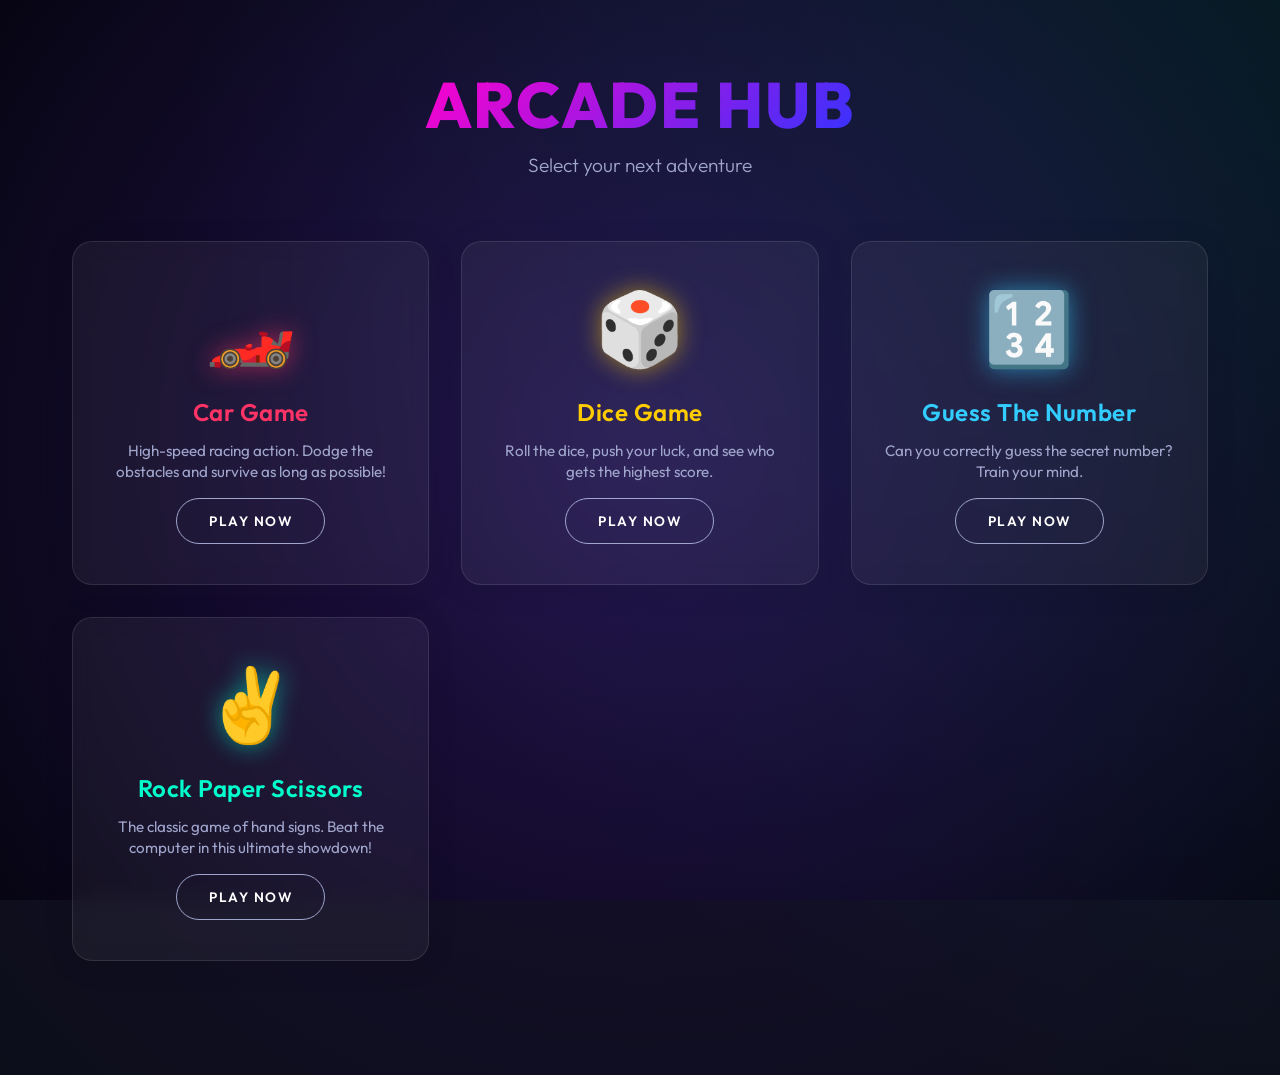
<file: DOM PROJECT/index.html>
<!DOCTYPE html>
<html lang="en">
<head>
    <meta charset="UTF-8">
    <meta name="viewport" content="width=device-width, initial-scale=1.0">
    <title>Arcade Hub | Premium Gaming Experience</title>
    <link rel="stylesheet" href="style.css">
    <link href="https://fonts.googleapis.com/css2?family=Outfit:wght@300;400;600;800&display=swap" rel="stylesheet">
</head>
<body>
    <div class="background-anim"></div>
    <main class="container">
        <header>
            <h1 class="glitch" data-text="Arcade Hub">Arcade Hub</h1>
            <p class="subtitle">Select your next adventure</p>
        </header>

        <section class="game-grid" id="gameGrid">
            <!-- Game Cards will be injected via JS -->
        </section>
    </main>
    <script src="script.js"></script>
</body>
</html>
</file>
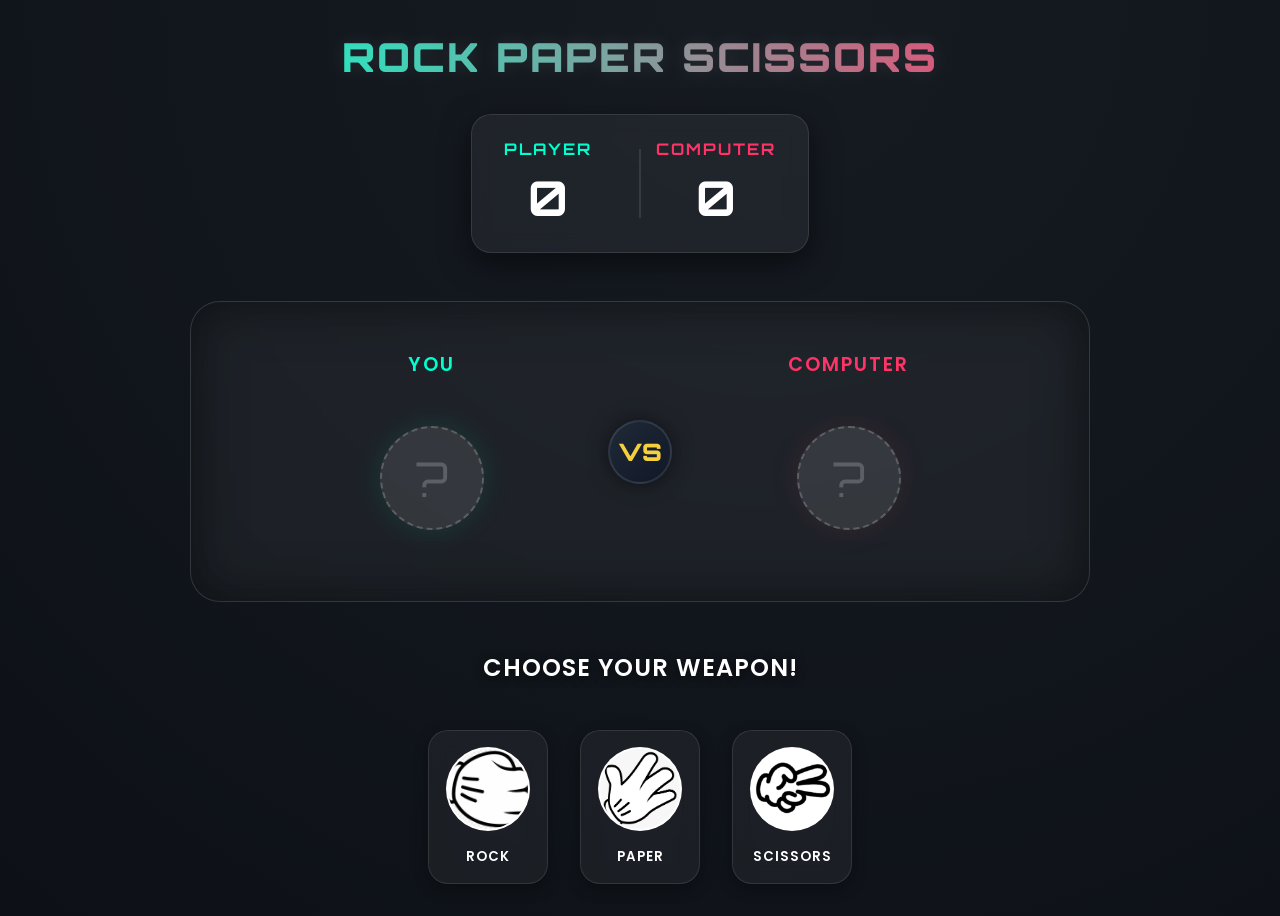
<file: DOM PROJECT/rockPapperScissorGame/indeex.html>
<!DOCTYPE html>
<html lang="en">
  <head>
    <meta charset="UTF-8" />
    <meta name="viewport" content="width=device-width, initial-scale=1.0" />
    <title>Rock Paper Scissors Pro</title>
    <link rel="stylesheet" href="style.css" />
  </head>
  <body>
    <div class="game-container">
      <header>
        <h1>ROCK PAPER SCISSORS</h1>
      </header>
      
      <!-- Scoreboard -->
      <div class="scoreboard-box">
        <div class="score-entry player-score-box">
          <h3>PLAYER</h3>
          <p id="p1-score">0</p>
        </div>
        <div class="score-entry computer-score-box">
          <h3>COMPUTER</h3>
          <p id="p2-score">0</p>
        </div>
      </div>

      <!-- Game Arena -->
      <div class="arena">
        <div class="arena-side player-side">
          <h2 class="side-label">You</h2>
          <div class="choice-display player-choice-display">
            <!-- Will show rock.jpeg by default when shaking -->
            <img src="rock.jpeg" alt="Player Choice" class="images chosen-img player-chosen hidden" />
            <div class="placeholder glow-player">?</div>
            <div class="result-text player-result-text"></div>
          </div>
        </div>

        <div class="vs-badge">VS</div>

        <div class="arena-side computer-side">
          <h2 class="side-label">Computer</h2>
          <div class="choice-display computer-choice-display">
            <!-- Will show rock.jpeg by default when shaking -->
            <img src="rock.jpeg" alt="Computer Choice" class="images chosen-img computer-chosen mirrored hidden" />
            <div class="placeholder glow-comp">?</div>
            <div class="result-text computer-result-text"></div>
          </div>
        </div>
      </div>
      
      <div class="status-message" id="status">Choose your weapon!</div>

      <!-- Player Controls -->
      <div class="controls">
        <button class="choice-btn" data-choice="rock">
          <img src="rock.jpeg" alt="Rock" class="images" />
          <span>Rock</span>
        </button>
        <button class="choice-btn" data-choice="paper">
          <img src="papeer.png" alt="Paper" class="images" />
          <span>Paper</span>
        </button>
        <button class="choice-btn" data-choice="scissor">
          <img src="scissor.jpeg" alt="Scissors" class="images" />
          <span>Scissors</span>
        </button>
      </div>
    </div>
    <script src="script.js"></script>
  </body>
</html>
</file>
<file: DOM PROJECT/style.css>
:root {
    --bg-color: #0d0f1a;
    --card-bg: rgba(255, 255, 255, 0.05);
    --border-color: rgba(255, 255, 255, 0.1);
    --text-primary: #ffffff;
    --text-secondary: #a0a5cc;
    --accent: #00ffcc;
    --accent-glow: rgba(0, 255, 204, 0.5);
    --gradient-1: linear-gradient(135deg, #ff00cc, #3333ff);
}

* {
    margin: 0;
    padding: 0;
    box-sizing: border-box;
    font-family: 'Outfit', sans-serif;
}

body {
    background-color: var(--bg-color);
    color: var(--text-primary);
    min-height: 100vh;
    overflow-x: hidden;
    position: relative;
    padding-bottom: 50px;
}

/* Background Animation */
.background-anim {
    position: fixed;
    top: 0;
    left: 0;
    width: 100vw;
    height: 100vh;
    z-index: -1;
    background: radial-gradient(circle at 50% 50%, #1a153a 0%, #05050f 100%);
}

.background-anim::before {
    content: '';
    position: absolute;
    top: -50%;
    left: -50%;
    width: 200%;
    height: 200%;
    background: radial-gradient(circle, rgba(120,0,255,0.1) 0%, transparent 60%),
                radial-gradient(circle at 80% 20%, rgba(0,255,204,0.1) 0%, transparent 50%);
    animation: rotateBg 25s linear infinite;
}

@keyframes rotateBg {
    0% { transform: rotate(0deg); }
    100% { transform: rotate(360deg); }
}

.container {
    max-width: 1200px;
    margin: 0 auto;
    padding: 4rem 2rem;
}

header {
    text-align: center;
    margin-bottom: 4rem;
}

h1 {
    font-size: 4rem;
    font-weight: 800;
    letter-spacing: 2px;
    margin-bottom: 0.5rem;
    background: var(--gradient-1);
    -webkit-background-clip: text;
    -webkit-text-fill-color: transparent;
    text-transform: uppercase;
    position: relative;
    display: inline-block;
}

/* Glitch effect on hover (optional enhancement) */
h1:hover {
    text-shadow: 2px 2px #00ffcc, -2px -2px #ff00cc;
}

.subtitle {
    font-size: 1.2rem;
    color: var(--text-secondary);
    font-weight: 300;
}

.game-grid {
    display: grid;
    grid-template-columns: repeat(auto-fit, minmax(280px, 1fr));
    gap: 2rem;
}

/* Glassmorphic Card */
.game-card {
    background: var(--card-bg);
    border: 1px solid var(--border-color);
    border-radius: 20px;
    padding: 2.5rem 2rem;
    text-align: center;
    position: relative;
    overflow: hidden;
    backdrop-filter: blur(10px);
    -webkit-backdrop-filter: blur(10px);
    cursor: pointer;
    text-decoration: none;
    color: inherit;
    display: flex;
    flex-direction: column;
    justify-content: center;
    align-items: center;
    min-height: 280px;
    box-shadow: 0 4px 30px rgba(0, 0, 0, 0.1);
}

.game-card::before {
    content: '';
    position: absolute;
    top: 0;
    left: -100%;
    width: 50%;
    height: 100%;
    background: linear-gradient(90deg, transparent, rgba(255,255,255,0.05), transparent);
    transform: skewX(-20deg);
    transition: left 0.7s ease;
}

.game-card:hover {
    transform: translateY(-10px) scale(1.02) !important;
    border-color: var(--accent);
    box-shadow: 0 10px 40px rgba(0, 0, 0, 0.4), 0 0 20px var(--accent-glow);
    z-index: 2;
}

.game-card:hover::before {
    left: 150%;
}

.game-icon {
    font-size: 4.5rem;
    margin-bottom: 1.5rem;
    transition: transform 0.4s cubic-bezier(0.175, 0.885, 0.32, 1.275);
}

.game-card:hover .game-icon {
    transform: scale(1.2) rotate(10deg);
}

.game-title {
    font-size: 1.5rem;
    font-weight: 600;
    margin-bottom: 0.8rem;
    letter-spacing: 0.5px;
}

.game-desc {
    font-size: 0.95rem;
    color: var(--text-secondary);
    line-height: 1.4;
    margin-bottom: 1rem;
}

.play-btn {
    margin-top: auto;
    padding: 0.8rem 2rem;
    background: transparent;
    border: 1px solid var(--text-secondary);
    color: var(--text-primary);
    border-radius: 30px;
    font-weight: 600;
    transition: all 0.3s ease;
    text-transform: uppercase;
    font-size: 0.85rem;
    letter-spacing: 1.5px;
}

.game-card:hover .play-btn {
    background: var(--accent);
    color: #0d0f1a;
    border-color: var(--accent);
    box-shadow: 0 0 15px var(--accent-glow);
}

@media (max-width: 768px) {
    h1 { font-size: 2.5rem; }
    .container { padding: 2rem 1rem; }
}
</file>
<file: DOM PROJECT/rockPapperScissorGame/style.css>
@import url('https://fonts.googleapis.com/css2?family=Orbitron:wght@400;700;900&family=Poppins:wght@300;400;600&display=swap');

:root {
  --bg-color: #0d1117;
  --glass-bg: rgba(255, 255, 255, 0.05);
  --glass-border: rgba(255, 255, 255, 0.1);
  --player-color: #00ffcc;
  --computer-color: #ff3366;
  --tie-color: #f4d03f;
  --text-main: #ffffff;
  --text-muted: #8b949e;
}

body {
  margin: 0;
  padding: 0;
  box-sizing: border-box;
  background-color: var(--bg-color);
  background-image: radial-gradient(circle at 60% 0%, #161b22 0%, #0d1117 100%);
  color: var(--text-main);
  font-family: 'Poppins', sans-serif;
  min-height: 100vh;
  display: flex;
  justify-content: center;
  align-items: center;
  overflow-x: hidden;
}

.game-container {
  width: 100%;
  max-width: 900px;
  padding: 2rem;
  display: flex;
  flex-direction: column;
  gap: 2rem;
}

header h1 {
  text-align: center;
  font-family: 'Orbitron', sans-serif;
  font-size: 2.5rem;
  font-weight: 900;
  margin: 0;
  background: linear-gradient(90deg, var(--player-color), var(--computer-color));
  -webkit-background-clip: text;
  -webkit-text-fill-color: transparent;
  text-transform: uppercase;
  letter-spacing: 2px;
  text-shadow: 0 0 20px rgba(255, 255, 255, 0.1);
}

/* Scoreboard */
.scoreboard-box {
  display: flex;
  justify-content: center;
  align-items: center;
  background: var(--glass-bg);
  backdrop-filter: blur(10px);
  -webkit-backdrop-filter: blur(10px);
  border: 1px solid var(--glass-border);
  padding: 1.5rem 2rem;
  border-radius: 20px;
  box-shadow: 0 10px 30px rgba(0, 0, 0, 0.5);
  max-width: 500px;
  margin: 0 auto;
  position: relative;
  gap: 4rem;
}

.scoreboard-box::before {
  content: "";
  position: absolute;
  width: 2px;
  height: 50%;
  background-color: var(--glass-border);
  left: 50%;
  top: 25%;
  transform: translateX(-50%);
}

.score-entry {
  text-align: center;
  flex: 1;
  transition: transform 0.3s ease;
}

.score-entry.pulse-win {
  animation: scorePulse 0.5s ease-out;
}

@keyframes scorePulse {
  0% { transform: scale(1); }
  50% { transform: scale(1.2); text-shadow: 0 0 20px currentColor; }
  100% { transform: scale(1); }
}

.player-score-box h3 { color: var(--player-color); }
.computer-score-box h3 { color: var(--computer-color); }

.score-entry h3 {
  margin: 0 0 8px;
  font-family: 'Orbitron', sans-serif;
  font-size: 1rem;
  letter-spacing: 2px;
}

.score-entry p {
  margin: 0;
  font-size: 3rem;
  font-family: 'Orbitron', sans-serif;
  font-weight: 700;
}

/* Arena */
.arena {
  display: flex;
  justify-content: space-between;
  align-items: center;
  background: var(--glass-bg);
  backdrop-filter: blur(10px);
  -webkit-backdrop-filter: blur(10px);
  border: 1px solid var(--glass-border);
  border-radius: 30px;
  padding: 3rem 2rem;
  margin: 1rem 0;
  position: relative;
  box-shadow: inset 0 0 50px rgba(0,0,0,0.5);
}

.arena-side {
  display: flex;
  flex-direction: column;
  align-items: center;
  gap: 1.5rem;
  flex: 1;
  z-index: 2;
}

.side-label {
  margin: 0;
  font-size: 1.2rem;
  text-transform: uppercase;
  letter-spacing: 2px;
  font-weight: 600;
  color: var(--text-muted);
}

.player-side .side-label { color: var(--player-color); }
.computer-side .side-label { color: var(--computer-color); }

.choice-display {
  width: 150px;
  height: 150px;
  border-radius: 50%;
  position: relative;
  display: flex;
  justify-content: center;
  align-items: center;
}

.placeholder {
  width: 100px;
  height: 100px;
  border-radius: 50%;
  background: var(--glass-border);
  display: flex;
  justify-content: center;
  align-items: center;
  font-size: 3rem;
  font-family: 'Orbitron', sans-serif;
  color: rgba(255,255,255,0.2);
  border: 2px dashed rgba(255,255,255,0.2);
  transition: all 0.3s;
}

.glow-player { box-shadow: 0 0 30px rgba(0, 255, 204, 0.1); }
.glow-comp { box-shadow: 0 0 30px rgba(255, 51, 102, 0.1); }

.chosen-img {
  width: 150px;
  height: 150px;
  border-radius: 50%;
  object-fit: cover;
  background-color: white;
  box-shadow: 0 10px 20px rgba(0,0,0,0.5);
  border: 4px solid transparent;
  transition: all 0.3s ease;
  z-index: 5;
}

.player-chosen { border-color: var(--player-color); box-shadow: 0 0 40px rgba(0, 255, 204, 0.4); }
.computer-chosen { border-color: var(--computer-color); box-shadow: 0 0 40px rgba(255, 51, 102, 0.4); }

.mirrored { transform: scaleX(-1); }

.vs-badge {
  position: absolute;
  left: 50%;
  top: 50%;
  transform: translate(-50%, -50%);
  width: 60px;
  height: 60px;
  background: linear-gradient(135deg, #1f2937, #111827);
  border: 2px solid var(--glass-border);
  border-radius: 50%;
  display: flex;
  justify-content: center;
  align-items: center;
  font-family: 'Orbitron', sans-serif;
  font-weight: 900;
  font-size: 1.5rem;
  color: var(--tie-color);
  z-index: 10;
  box-shadow: 0 0 20px rgba(0,0,0,0.5);
}

.status-message {
  text-align: center;
  font-size: 1.5rem;
  font-weight: 600;
  height: 2rem;
  color: var(--text-main);
  text-transform: uppercase;
  letter-spacing: 1px;
  text-shadow: 0 2px 10px rgba(0,0,0,0.5);
  transition: transform 0.3s;
}

.status-win { color: var(--player-color); transform: scale(1.1); }
.status-lose { color: var(--computer-color); transform: scale(1.1); }
.status-draw { color: var(--tie-color); }

/* Controls */
.controls {
  display: flex;
  justify-content: center;
  gap: 2rem;
  margin-top: 1rem;
}

.choice-btn {
  background: var(--glass-bg);
  border: 1px solid var(--glass-border);
  backdrop-filter: blur(10px);
  -webkit-backdrop-filter: blur(10px);
  padding: 1rem;
  border-radius: 20px;
  cursor: pointer;
  display: flex;
  flex-direction: column;
  align-items: center;
  gap: 1rem;
  transition: all 0.3s cubic-bezier(0.175, 0.885, 0.32, 1.275);
  box-shadow: 0 5px 15px rgba(0,0,0,0.3);
  width: 120px;
}

.choice-btn:hover {
  transform: translateY(-10px) scale(1.05);
  border-color: var(--player-color);
  box-shadow: 0 15px 30px rgba(0, 255, 204, 0.2);
  background: rgba(0, 255, 204, 0.1);
}

.choice-btn:active {
  transform: translateY(0) scale(0.95);
}

.choice-btn img {
  width: 80px;
  height: 80px;
  border-radius: 50%;
  object-fit: cover;
  background-color: white;
  border: 2px solid transparent;
  transition: all 0.3s;
}

.choice-btn:hover img {
  border-color: var(--player-color);
}

.choice-btn span {
  font-family: 'Poppins', sans-serif;
  font-weight: 600;
  color: var(--text-main);
  text-transform: uppercase;
  letter-spacing: 1px;
}

.hidden { display: none !important; }

/* Animations */
.shake-player {
  animation: shakePlayer 0.5s 3;
}

.shake-computer {
  animation: shakeComputer 0.5s 3;
}

@keyframes shakePlayer {
  0% { transform: translateY(0) rotate(0deg); }
  25% { transform: translateY(-20px) rotate(-10deg); }
  50% { transform: translateY(0) rotate(0deg); }
  75% { transform: translateY(20px) rotate(10deg); }
  100% { transform: translateY(0) rotate(0deg); }
}

@keyframes shakeComputer {
  0% { transform: translateY(0) rotate(0deg) scaleX(-1); }
  25% { transform: translateY(-20px) rotate(10deg) scaleX(-1); }
  50% { transform: translateY(0) rotate(0deg) scaleX(-1); }
  75% { transform: translateY(20px) rotate(-10deg) scaleX(-1); }
  100% { transform: translateY(0) rotate(0deg) scaleX(-1); }
}

/* Responsiveness */
@media (max-width: 600px) {
  .controls { gap: 1rem; flex-wrap: wrap; }
  .arena { padding: 2rem 1rem; }
  .choice-display { width: 100px; height: 100px; }
  .chosen-img { width: 100px; height: 100px; }
  .placeholder { width: 60px; height: 60px; font-size: 2rem; }
  .choice-btn { width: 90px; padding: 0.8rem; }
  .choice-btn img { width: 60px; height: 60px; }
  .scoreboard-box { gap: 2rem; padding: 1rem; }
}
</file>
